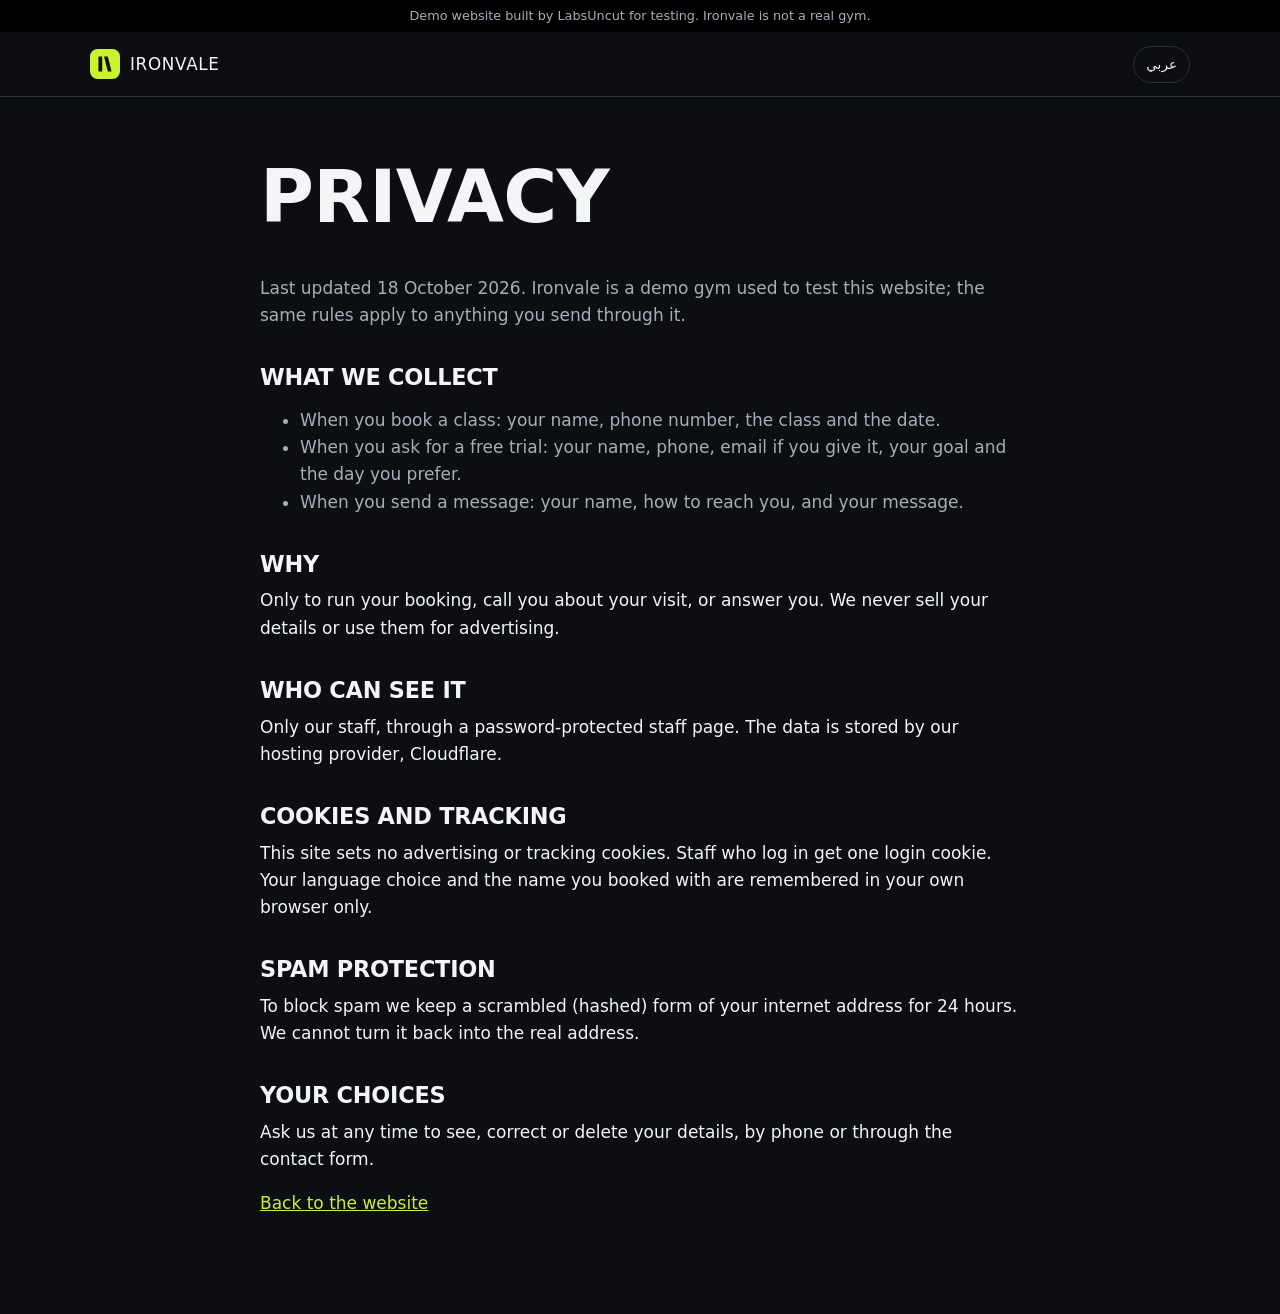
<file: public/privacy.html>
<!doctype html>
<html lang="en" dir="ltr">
<head>
  <meta charset="utf-8">
  <meta name="viewport" content="width=device-width, initial-scale=1, viewport-fit=cover">
  <meta name="robots" content="noindex">
  <meta name="theme-color" content="#0c0e11">
  <link rel="icon" href="assets/img/favicon.svg" type="image/svg+xml">
  <link rel="stylesheet" href="assets/css/site.css">
  <title>Privacy | Ironvale Athletic Club</title>
</head>
<body>
  <div class="demo-ribbon" data-i18n="demo">Demo website built by LabsUncut for testing. Ironvale is not a real gym.</div>
  <header class="site-header">
    <div class="wrap header-row">
      <a class="logo" href="./" aria-label="Ironvale Athletic Club, home">
        <svg viewBox="0 0 32 32" aria-hidden="true"><rect width="32" height="32" rx="8" fill="#c9f231"/><path d="M9 8h4v16H9zM15 8h4l4 16h-4z" fill="#101300"/></svg>
        <span class="logo-word">Ironvale</span>
      </a>
      <div class="header-actions">
        <button class="lang-toggle" id="lang-toggle" type="button" lang="ar">عربي</button>
      </div>
    </div>
  </header>
  <main class="wrap page">
    <h1>Privacy</h1>
    <p class="muted">Last updated 18 October 2026. Ironvale is a demo gym used to test this website; the same rules apply to anything you send through it.</p>
    <h2>What we collect</h2>
    <ul>
      <li>When you book a class: your name, phone number, the class and the date.</li>
      <li>When you ask for a free trial: your name, phone, email if you give it, your goal and the day you prefer.</li>
      <li>When you send a message: your name, how to reach you, and your message.</li>
    </ul>
    <h2>Why</h2>
    <p>Only to run your booking, call you about your visit, or answer you. We never sell your details or use them for advertising.</p>
    <h2>Who can see it</h2>
    <p>Only our staff, through a password-protected staff page. The data is stored by our hosting provider, Cloudflare.</p>
    <h2>Cookies and tracking</h2>
    <p>This site sets no advertising or tracking cookies. Staff who log in get one login cookie. Your language choice and the name you booked with are remembered in your own browser only.</p>
    <h2>Spam protection</h2>
    <p>To block spam we keep a scrambled (hashed) form of your internet address for 24 hours. We cannot turn it back into the real address.</p>
    <h2>Your choices</h2>
    <p>Ask us at any time to see, correct or delete your details, by phone or through the contact form.</p>
    <p><a href="./">Back to the website</a></p>
  </main>
  <script src="assets/js/i18n.js"></script>
  <script src="assets/js/site.js"></script>
</body>
</html>
</file>
<file: public/assets/css/site.css>
/* Ironvale Athletic Club: one stylesheet for the public site and the staff dashboard.
   To rebrand, change the colours in :root. --accent is a light colour, so buttons use dark text. */
:root {
  --bg: #0c0e11;
  --surface: #14171c;
  --surface-2: #1b1f26;
  --line: #2a2f38;
  --ink: #f3f5f6;
  --muted: #a6aeb7;
  --accent: #c9f231;
  --accent-ink: #101300;
  --danger: #ff6b6b;
  --ok: #4ade80;
  --radius: 14px;
  --font: system-ui, -apple-system, "Segoe UI", Roboto, "Noto Sans Arabic", "Geeza Pro", Tahoma, Arial, sans-serif;
  --display: "Arial Black", "Helvetica Neue", Impact, var(--font);
}

* { box-sizing: border-box; }
[hidden] { display: none !important; }
html { scroll-behavior: smooth; scroll-padding-top: 76px; -webkit-text-size-adjust: 100%; }
body {
  margin: 0;
  font-family: var(--font);
  font-size: 17px;
  line-height: 1.6;
  color: var(--ink);
  background: var(--bg);
}
img, svg { max-width: 100%; display: block; }
a { color: var(--accent); }
h1, h2, h3 { line-height: 1.1; margin: 0 0 0.5em; }
h1, h2 { font-family: var(--display); text-transform: uppercase; letter-spacing: -0.01em; }
[dir="rtl"] h1, [dir="rtl"] h2 { font-family: var(--font); font-weight: 800; letter-spacing: 0; }
h1 { font-size: clamp(2.4rem, 7vw, 4.6rem); }
h2 { font-size: clamp(1.8rem, 4.2vw, 2.8rem); }
h3 { font-size: 1.15rem; }
p { margin: 0 0 1em; }
.muted { color: var(--muted); }
.wrap { max-width: 1140px; margin: 0 auto; padding: 0 20px; }
.sr-only { position: absolute; width: 1px; height: 1px; overflow: hidden; clip: rect(0 0 0 0); white-space: nowrap; }
:focus-visible { outline: 3px solid var(--accent); outline-offset: 2px; }

/* Demo ribbon and notice bar */
.demo-ribbon { background: #000; color: var(--muted); font-size: 0.8rem; text-align: center; padding: 6px 16px; }
.notice { background: var(--accent); color: var(--accent-ink); font-weight: 700; text-align: center; padding: 10px 16px; font-size: 0.95rem; }

/* Header */
.site-header { position: sticky; top: 0; z-index: 20; background: rgba(12, 14, 17, 0.92); backdrop-filter: blur(8px); border-bottom: 1px solid var(--line); }
.header-row { display: flex; align-items: center; justify-content: space-between; min-height: 64px; gap: 12px; }
.logo { display: flex; align-items: center; gap: 10px; color: var(--ink); text-decoration: none; font-family: var(--display); text-transform: uppercase; font-size: 1.05rem; letter-spacing: 0.04em; }
.logo svg { width: 30px; height: 30px; }
.nav { display: flex; align-items: center; gap: 22px; }
.nav a { color: var(--ink); text-decoration: none; font-size: 0.95rem; }
.nav a:hover { color: var(--accent); }
.header-actions { display: flex; align-items: center; gap: 10px; }
.lang-toggle { background: transparent; color: var(--ink); border: 1px solid var(--line); border-radius: 999px; padding: 7px 12px; font: inherit; font-size: 0.85rem; cursor: pointer; }
.menu-toggle { display: none; background: transparent; border: 1px solid var(--line); color: var(--ink); border-radius: 10px; width: 42px; height: 42px; cursor: pointer; }
.menu-toggle span, .menu-toggle span::before, .menu-toggle span::after { display: block; width: 18px; height: 2px; background: currentColor; margin: 0 auto; position: relative; content: ""; }
.menu-toggle span::before { position: absolute; top: -6px; }
.menu-toggle span::after { position: absolute; top: 6px; }

/* Buttons */
.btn {
  display: inline-flex; align-items: center; justify-content: center; gap: 8px;
  background: var(--accent); color: var(--accent-ink);
  padding: 14px 24px; border-radius: 999px; border: 2px solid var(--accent);
  font: inherit; font-weight: 800; text-decoration: none; cursor: pointer; line-height: 1.2;
}
.btn:hover { filter: brightness(1.08); }
.btn:disabled { opacity: 0.5; cursor: not-allowed; }
.btn-small { padding: 9px 16px; font-size: 0.9rem; }
.btn-ghost { background: transparent; color: var(--ink); border-color: var(--line); }
.btn-ghost:hover { border-color: var(--accent); color: var(--accent); }
.btn-danger { background: transparent; color: var(--danger); border-color: var(--danger); }

/* Hero */
.hero { position: relative; overflow: hidden; padding: 72px 0 64px; border-bottom: 1px solid var(--line); }
.hero::before {
  content: ""; position: absolute; inset: 0;
  background:
    radial-gradient(60% 70% at 85% 30%, rgba(201, 242, 49, 0.16), transparent 70%),
    repeating-linear-gradient(115deg, transparent 0 46px, rgba(255, 255, 255, 0.025) 46px 48px);
}
.hero-grid { position: relative; display: grid; grid-template-columns: 1.15fr 0.85fr; gap: 40px; align-items: center; }
.eyebrow { color: var(--accent); font-weight: 800; text-transform: uppercase; letter-spacing: 0.14em; font-size: 0.8rem; margin-bottom: 14px; }
.hero h1 span { color: var(--accent); }
.hero .lead { font-size: 1.15rem; color: var(--muted); max-width: 34em; }
.hero-actions { display: flex; flex-wrap: wrap; gap: 12px; margin: 26px 0 30px; }
.hero-facts { display: flex; flex-wrap: wrap; gap: 10px 26px; list-style: none; padding: 0; margin: 0; color: var(--muted); font-size: 0.95rem; }
.hero-facts strong { color: var(--ink); }
.hero-art { aspect-ratio: 1; max-width: 420px; justify-self: center; width: 100%; }
.live strong { color: var(--accent); }
.live-visit { color: var(--muted); margin: -8px 0 20px; }
.live-visit strong { color: var(--ink); }
.open-now { display: inline-flex; align-items: center; gap: 8px; font-weight: 700; }
.open-now::before { content: ""; width: 9px; height: 9px; border-radius: 50%; background: var(--muted); }
.open-now.is-open::before { background: var(--ok); box-shadow: 0 0 0 4px rgba(74, 222, 128, 0.18); }

/* Sections */
.section { padding: 80px 0; }
.section-alt { background: var(--surface); border-top: 1px solid var(--line); border-bottom: 1px solid var(--line); }
.section-head { max-width: 44em; margin-bottom: 36px; }
.section-head p { color: var(--muted); font-size: 1.05rem; }
.grid { display: grid; gap: 18px; }
.grid-3 { grid-template-columns: repeat(3, 1fr); }
.grid-4 { grid-template-columns: repeat(4, 1fr); }
.card { background: var(--surface-2); border: 1px solid var(--line); border-radius: var(--radius); padding: 24px; }
.section-alt .card { background: var(--bg); }
.card p { color: var(--muted); margin: 0; }
.card .icon { width: 44px; height: 44px; border-radius: 12px; background: rgba(201, 242, 49, 0.12); color: var(--accent); display: grid; place-items: center; margin-bottom: 16px; }
.card .icon svg { width: 24px; height: 24px; }

/* Timetable */
.tt-controls { display: flex; flex-wrap: wrap; gap: 12px; justify-content: space-between; align-items: center; margin-bottom: 18px; }
.day-tabs { display: flex; gap: 8px; overflow-x: auto; padding-bottom: 6px; scrollbar-width: thin; }
.day-tab { flex: 0 0 auto; background: var(--surface-2); color: var(--ink); border: 1px solid var(--line); border-radius: 12px; padding: 8px 14px; font: inherit; font-size: 0.9rem; cursor: pointer; text-align: center; line-height: 1.25; }
.day-tab small { display: block; color: var(--muted); font-size: 0.75rem; }
.day-tab[aria-selected="true"] { background: var(--accent); color: var(--accent-ink); border-color: var(--accent); }
.day-tab[aria-selected="true"] small { color: var(--accent-ink); }
.check { display: inline-flex; align-items: center; gap: 8px; color: var(--muted); font-size: 0.95rem; cursor: pointer; }
.check input { width: 18px; height: 18px; accent-color: var(--accent); }
.sessions { display: grid; gap: 10px; }
.session { display: grid; grid-template-columns: 92px 1fr auto; gap: 16px; align-items: center; background: var(--surface-2); border: 1px solid var(--line); border-radius: var(--radius); padding: 16px 18px; }
.session time { font-family: var(--display); font-size: 1.25rem; }
[dir="rtl"] .session time { font-family: var(--font); font-weight: 800; }
.session .meta { color: var(--muted); font-size: 0.9rem; }
.session h3 { margin: 0 0 2px; }
.tag { display: inline-block; font-size: 0.72rem; font-weight: 800; text-transform: uppercase; letter-spacing: 0.06em; padding: 2px 8px; border-radius: 999px; background: rgba(255, 255, 255, 0.08); color: var(--ink); margin-inline-start: 6px; vertical-align: middle; }
.tag-ladies { background: rgba(244, 114, 182, 0.18); color: #f9a8d4; }
.tag-full { background: rgba(255, 107, 107, 0.15); color: var(--danger); }
.spots { font-size: 0.85rem; color: var(--muted); text-align: end; margin-bottom: 6px; }
.spots.low { color: #fbbf24; }
.session-side { text-align: end; }
.tt-empty, .tt-status { color: var(--muted); padding: 24px; text-align: center; background: var(--surface-2); border: 1px dashed var(--line); border-radius: var(--radius); }

/* Membership */
.plans { display: grid; grid-template-columns: repeat(4, 1fr); gap: 18px; align-items: stretch; }
.plan { display: flex; flex-direction: column; }
.plan.featured { border-color: var(--accent); box-shadow: 0 0 0 1px var(--accent); position: relative; }
.plan .badge { position: absolute; top: -12px; inset-inline-start: 20px; background: var(--accent); color: var(--accent-ink); font-size: 0.75rem; font-weight: 800; padding: 3px 10px; border-radius: 999px; text-transform: uppercase; }
.price { font-family: var(--display); font-size: 2.3rem; color: var(--ink); line-height: 1; margin: 8px 0 4px; }
.price small { font-family: var(--font); font-size: 0.95rem; color: var(--muted); font-weight: 600; }
.plan ul { list-style: none; padding: 0; margin: 16px 0 22px; color: var(--muted); font-size: 0.95rem; flex: 1; }
.plan li { padding: 5px 0; padding-inline-start: 22px; position: relative; }
.plan li::before { content: "✓"; position: absolute; inset-inline-start: 0; color: var(--accent); font-weight: 800; }
.pay-note { margin-top: 22px; color: var(--muted); font-size: 0.95rem; }

/* Coaches */
.coach .avatar { width: 64px; height: 64px; border-radius: 50%; background: linear-gradient(135deg, var(--accent), #6b8a00); color: var(--accent-ink); display: grid; place-items: center; font-family: var(--display); font-size: 1.4rem; margin-bottom: 14px; }
.coach .role { color: var(--accent); font-weight: 700; font-size: 0.9rem; margin-bottom: 8px; }

/* Forms */
.split { display: grid; grid-template-columns: 1fr 1fr; gap: 40px; align-items: start; }
.form { display: grid; gap: 14px; }
.form-row { display: grid; grid-template-columns: 1fr 1fr; gap: 14px; }
label { display: grid; gap: 6px; font-weight: 600; font-size: 0.95rem; }
label .opt { color: var(--muted); font-weight: 400; }
input, select, textarea {
  width: 100%; font: inherit; font-size: 16px; color: var(--ink);
  background: var(--bg); border: 1px solid var(--line); border-radius: 10px; padding: 12px 14px;
}
textarea { min-height: 120px; resize: vertical; }
input:focus, select:focus, textarea:focus { border-color: var(--accent); outline: none; box-shadow: 0 0 0 3px rgba(201, 242, 49, 0.2); }
.hp { position: absolute; width: 1px; height: 1px; overflow: hidden; clip: rect(0 0 0 0); white-space: nowrap; }
.form-status { min-height: 1.4em; font-weight: 600; margin: 0; }
.form-status.ok { color: var(--ok); }
.form-status.err { color: var(--danger); }
.perks { list-style: none; padding: 0; margin: 20px 0 0; display: grid; gap: 10px; }
.perks li { padding-inline-start: 28px; position: relative; }
.perks li::before { content: "→"; position: absolute; inset-inline-start: 0; color: var(--accent); font-weight: 800; }
[dir="rtl"] .perks li::before { content: "←"; }

/* FAQ */
.faq { display: grid; gap: 10px; max-width: 820px; }
.faq details { background: var(--surface-2); border: 1px solid var(--line); border-radius: var(--radius); padding: 0 20px; }
.section-alt .faq details { background: var(--bg); }
.faq summary { cursor: pointer; font-weight: 700; padding: 18px 0; list-style: none; display: flex; justify-content: space-between; gap: 16px; }
.faq summary::-webkit-details-marker { display: none; }
.faq summary::after { content: "+"; color: var(--accent); font-size: 1.4rem; line-height: 1; }
.faq details[open] summary::after { content: "–"; }
.faq details p { color: var(--muted); padding-bottom: 18px; margin: 0; }

/* Visit */
.hours { border-collapse: collapse; width: 100%; margin: 12px 0 20px; }
.hours th, .hours td { text-align: start; padding: 9px 0; border-bottom: 1px solid var(--line); font-weight: 400; }
.hours th { color: var(--muted); }
.hours tr.today th, .hours tr.today td { color: var(--accent); font-weight: 700; }
.map { width: 100%; min-height: 360px; border: 0; border-radius: var(--radius); background: var(--surface-2); }
.contact-links { display: flex; flex-wrap: wrap; gap: 10px; }

/* Footer */
.site-footer { padding: 40px 0 110px; border-top: 1px solid var(--line); color: var(--muted); font-size: 0.92rem; }
.footer-row { display: flex; flex-wrap: wrap; gap: 16px 30px; justify-content: space-between; align-items: center; }
.footer-links { display: flex; flex-wrap: wrap; gap: 18px; }
.footer-links a { color: var(--muted); }

/* Sticky action bar on phones */
.action-bar { display: none; }

/* Dialog */
dialog { border: 1px solid var(--line); border-radius: 18px; background: var(--surface); color: var(--ink); padding: 0; width: min(460px, calc(100vw - 32px)); }
dialog::backdrop { background: rgba(0, 0, 0, 0.7); }
.dialog-body { padding: 26px; display: grid; gap: 14px; }
.dialog-head { display: flex; justify-content: space-between; align-items: start; gap: 12px; }
.dialog-head h3 { margin: 0; font-size: 1.3rem; }
.close-x { background: transparent; border: 0; color: var(--muted); font-size: 1.6rem; line-height: 1; cursor: pointer; padding: 0 4px; }
.summary { background: var(--bg); border: 1px solid var(--line); border-radius: 12px; padding: 14px 16px; color: var(--muted); }
.summary strong { color: var(--ink); display: block; font-size: 1.05rem; }
.confirm-actions { display: flex; flex-wrap: wrap; gap: 10px; }

/* Simple page (privacy, booking, 404) */
.page { padding: 60px 0 80px; max-width: 760px; }
.page h2 { font-size: 1.4rem; margin-top: 1.6em; }
.page li { color: var(--muted); }

@media (max-width: 960px) {
  .plans { grid-template-columns: repeat(2, 1fr); }
  .grid-4 { grid-template-columns: repeat(2, 1fr); }
}

@media (max-width: 820px) {
  .menu-toggle { display: inline-block; }
  .nav { display: none; position: absolute; top: 100%; left: 0; right: 0; flex-direction: column; align-items: stretch; gap: 0; background: var(--surface); border-bottom: 1px solid var(--line); padding: 8px 20px 16px; }
  .nav.open { display: flex; }
  .nav a { padding: 12px 0; border-bottom: 1px solid var(--line); font-size: 1.05rem; }
  .header-actions .btn { display: none; }
  .hero { padding: 44px 0 48px; }
  .hero-grid, .split { grid-template-columns: 1fr; }
  .hero-art { display: none; }
  .grid-3 { grid-template-columns: 1fr; }
  .section { padding: 60px 0; }
  .action-bar {
    display: grid; grid-template-columns: 1fr 1fr 1fr; gap: 8px;
    position: fixed; bottom: 0; left: 0; right: 0; z-index: 30;
    padding: 10px 12px calc(10px + env(safe-area-inset-bottom));
    background: rgba(12, 14, 17, 0.96); border-top: 1px solid var(--line);
  }
  .action-bar .btn { padding: 12px 8px; font-size: 0.9rem; }
}

@media (max-width: 560px) {
  body { font-size: 16px; }
  .plans, .grid-4 { grid-template-columns: 1fr; }
  .form-row { grid-template-columns: 1fr; }
  .session { grid-template-columns: 1fr auto; gap: 6px 14px; padding: 14px; }
  .session time { grid-column: 1 / -1; font-size: 1.05rem; color: var(--accent); }
  .logo .logo-word { font-size: 0.95rem; }
}

@media (prefers-reduced-motion: reduce) {
  html { scroll-behavior: auto; }
}
</file>
